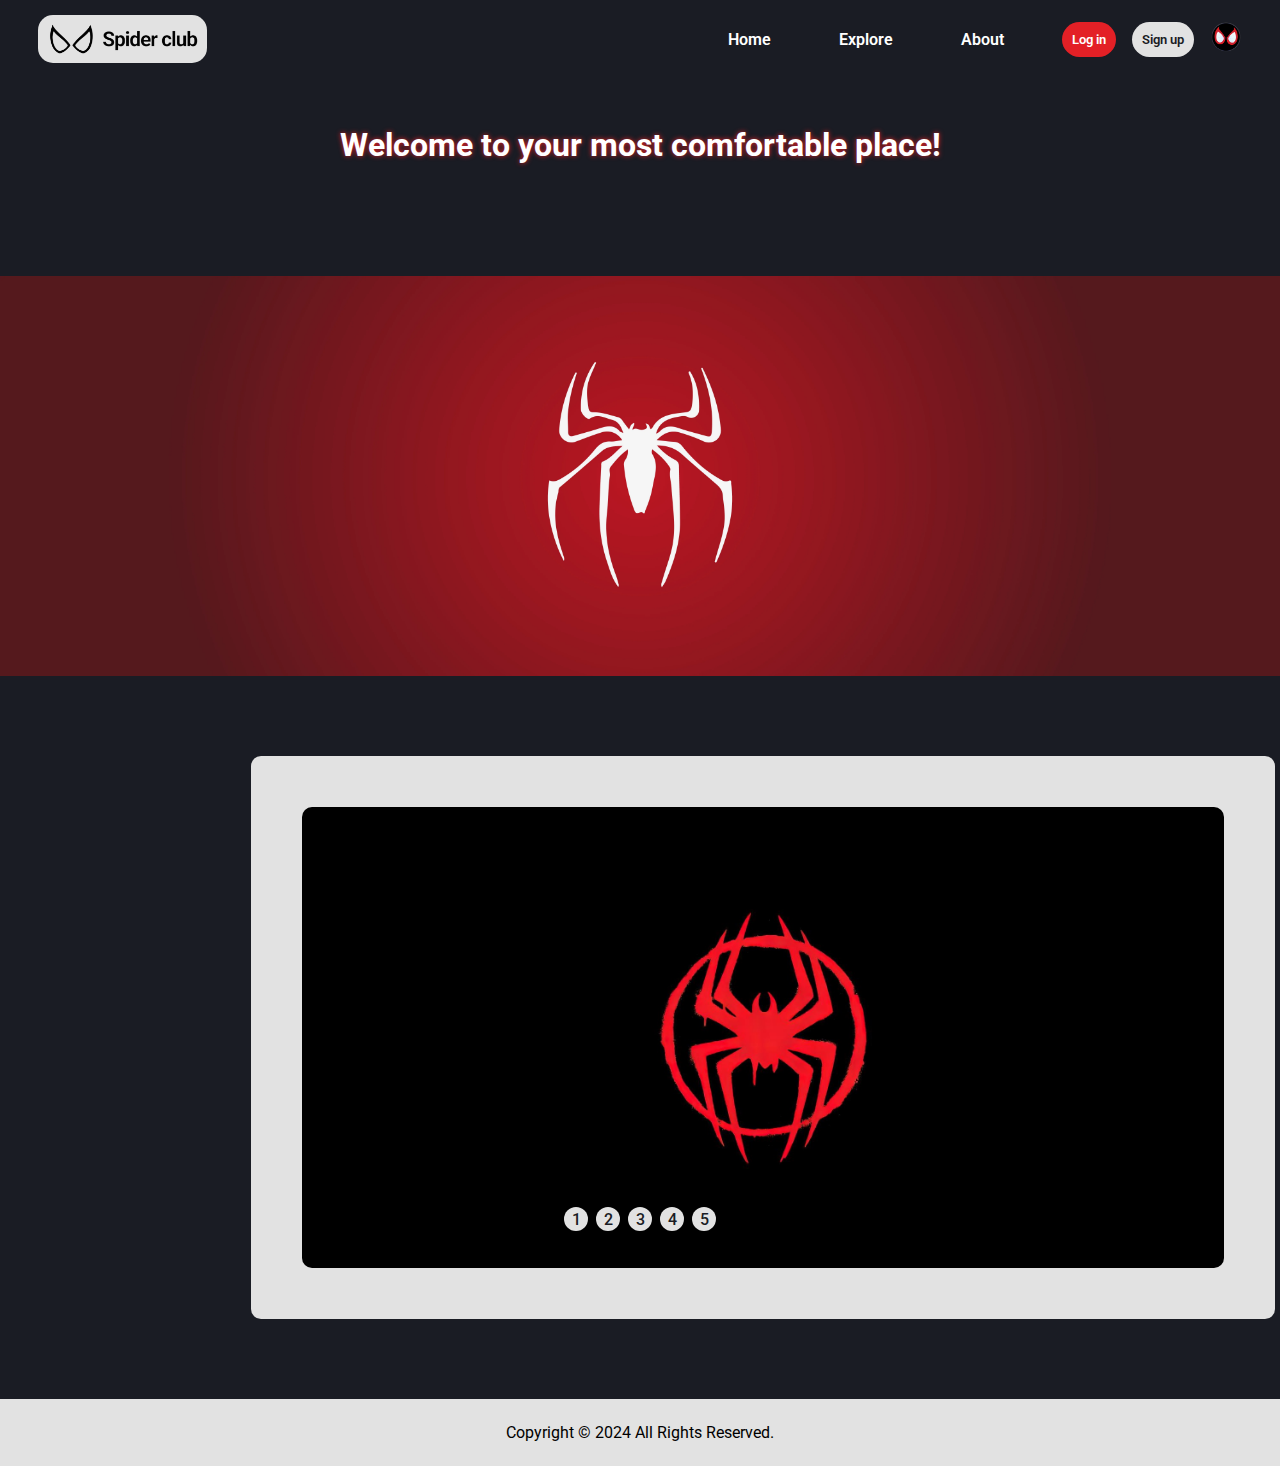
<file: index.html>
<!DOCTYPE html>
<html lang="en">
  <head>
    <meta charset="UTF-8" />
    <meta name="viewport" content="width=device-width, initial-scale=1.0" />
    <meta name="author" content="David Ferdian" />
    <meta name="keywords" content="HTML, CSS, JavaScript" />
    <title>Spider Club</title>
    <link rel="icon" href="./images/logo-short.png" />

    <link rel="preconnect" href="https://fonts.googleapis.com" />
    <link rel="preconnect" href="https://fonts.gstatic.com" crossorigin />
    <link
      href="https://fonts.googleapis.com/css2?family=Roboto:ital,wght@0,400;0,500;0,700;0,900;1,400;1,500;1,700;1,900&display=swap"
      rel="stylesheet"
    />

    <link
      rel="stylesheet"
      href="https://cdnjs.cloudflare.com/ajax/libs/font-awesome/6.5.1/css/all.min.css"
    />

    <link rel="stylesheet" href="./css/style.css" />
    <link rel="stylesheet" href="./css/home.css" />
    <link rel="stylesheet" href="./css/responsive.css" />
  </head>
  <body>
    <header>
      <nav class="nav-logo">
        <a href="index.html"
          ><img src="./images/logo-long.png" alt="Logo Spider Club"
        /></a>
      </nav>
      <nav class="navigation">
        <nav class="nav-menu">
          <a href="index.html">Home</a>
          <a href="./explore.html">Explore</a>
          <a href="./about.html">About</a>
          <nav class="nav-other">
            <span><button id="showLogin">Log in</button></span>
            <button id="showSignup">Sign up</button>
            <div>
              <img src="./images/miles-head.png" alt="Mode Miles Morales" />
            </div>
          </nav>
        </nav>
      </nav>
      <nav class="nav-mobile">
        <i class="fa-solid fa-bars" id="menu"></i>
        <i class="fa-solid fa-xmark" id="x"></i>
      </nav>
    </header>
    <main>
      <!-- login -->
      <div class="popup-login">
        <div class="close-btn-login">
          <i class="fa-solid fa-xmark"></i>
        </div>
        <div class="form-login">
          <img src="./images/logo-short.png" alt="Spider Club Logo" />
          <h2>Welcome to Spider Club!</h2>
          <div class="login-element">
            <form>
              <input type="email" id="emailLogin" placeholder="Email" />
              <input
                type="password"
                id="passwordLogin"
                placeholder="Password"
              />

              <a href="#">Forgot your password?</a>

              <input type="submit" id="submitLogin" value="Log in" />
            </form>
          </div>
          <a href="#">Haven't an account yet? Sign up</a>
        </div>
      </div>

      <!-- sign up -->
      <div class="popup-signup">
        <div class="close-btn-signup">
          <i class="fa-solid fa-xmark"></i>
        </div>
        <div class="form-signup">
          <img src="./images/logo-short.png" alt="Spider Club Logo" />
          <h2>Create Your Account!</h2>
          <div class="signup-element">
            <form>
              <label for="fullNameSignup">Full Name</label>
              <input type="text" id="fullNameSignup" placeholder="Type your name" />

              <label for="emailSignup">Email</label>
              <input type="email" id="emailSignup" placeholder="Type your email" />

              <label for="passwordSignup">Password</label>
              <input
                type="password"
                id="passwordSignup"
                placeholder="Create your password"
              />

              <label for="birthdateSignup">Birthdate</label>
              <input type="date" id="birthdateSignup" />

              <input type="submit" id="submitSignup" value="Sign up" />
            </form>
          </div>
          <a href="#">Already have an account? Log in</a>
        </div>
      </div>

      <h1>Welcome to your most comfortable place!</h1>

      <div class="hero-banner">
        <img
          src="./images/hero-spiderman-symbol.webp"
          alt="Symbol of Spiderman"
        />
      </div>

      <div class="carousel-slides">
        <picture id="slide-1">
          <source
            media="(min-width:821px)"
            srcset="./images/carousel-dekstop-symbol.jpg"
          />
          <source
            media="(min-width:451px)"
            srcset="./images/carousel-tablet-symbol.jpg"
          />
          <img
            src="./images/carousel-mobile-symbol.jpg"
            alt="Symbol of Spiderman"
          />
        </picture>
        <picture id="slide-2">
          <source
            media="(min-width:821px)"
            srcset="./images/carousel-dekstop-assemble.jpg"
          />
          <source
            media="(min-width:451px)"
            srcset="./images/carousel-tablet-assemble.jpg"
          />
          <img
            src="./images/carousel-mobile-assemble.jpg"
            alt="Assemble all Spiderman"
          />
        </picture>
        <picture id="slide-3">
          <source
            media="(min-width:821px)"
            srcset="./images/carousel-dekstop-peter.jpg"
          />
          <source
            media="(min-width:451px)"
            srcset="./images/carousel-tablet-peter.jpg"
          />
          <img src="./images/carousel-mobile-peter.jpg" alt="Peter Parker" />
        </picture>
        <picture id="slide-4">
          <source
            media="(min-width:821px)"
            srcset="./images/carousel-dekstop-miles.jpg"
          />
          <source
            media="(min-width:451px)"
            srcset="./images/carousel-tablet-miles.jpg"
          />
          <img src="./images/carousel-mobile-miles.jpg" alt="Miles Morales" />
        </picture>
        <picture id="slide-5">
          <source
            media="(min-width:821px)"
            srcset="./images/carousel-dekstop-gwen.jpg"
          />
          <source
            media="(min-width:451px)"
            srcset="./images/carousel-tablet-gwen.jpg"
          />
          <img src="./images/carousel-mobile-gwen.jpg" alt="Gwen Stacy" />
        </picture>
      </div>
      <div class="carousel-slider">
        <a href="#slide-1">1</a>
        <a href="#slide-2">2</a>
        <a href="#slide-3">3</a>
        <a href="#slide-4">4</a>
        <a href="#slide-5">5</a>
      </div>
    </main>

    <footer>
      <p>Copyright &copy; 2024 All Rights Reserved.</p>
    </footer>

    <script src="js/index.js"></script>
  </body>
</html>
</file>
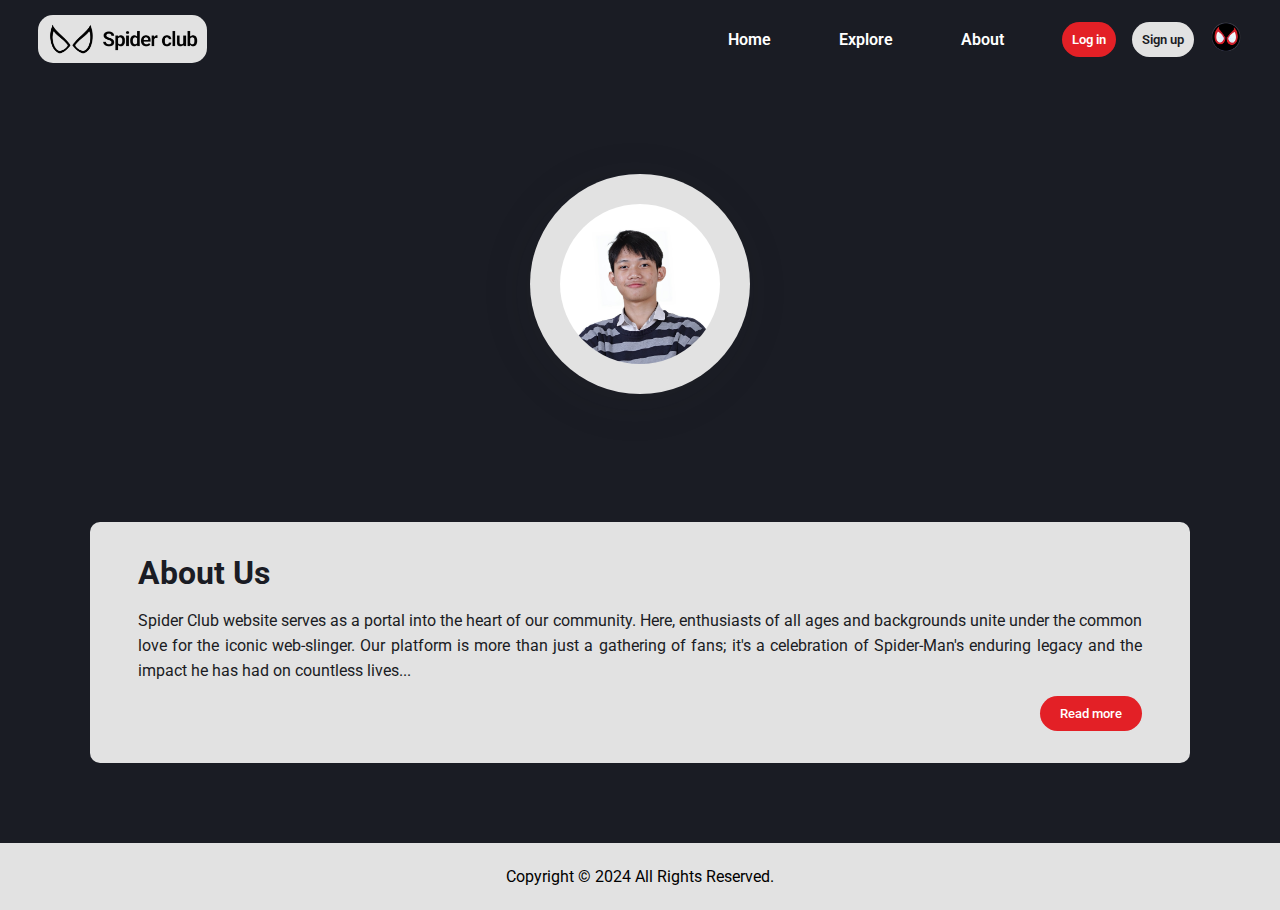
<file: about.html>
<!DOCTYPE html>
<html lang="en">
  <head>
    <meta charset="UTF-8" />
    <meta name="viewport" content="width=device-width, initial-scale=1.0" />
    <meta name="author" content="David Ferdian" />
    <meta name="keywords" content="HTML, CSS, JavaScript" />
    <title>Spider Club</title>
    <link rel="icon" href="./images/logo-short.png" />

    <link rel="preconnect" href="https://fonts.googleapis.com" />
    <link rel="preconnect" href="https://fonts.gstatic.com" crossorigin />
    <link
      href="https://fonts.googleapis.com/css2?family=Roboto:ital,wght@0,400;0,500;0,700;0,900;1,400;1,500;1,700;1,900&display=swap"
      rel="stylesheet"
    />

    <link
      rel="stylesheet"
      href="https://cdnjs.cloudflare.com/ajax/libs/font-awesome/6.5.1/css/all.min.css"
    />

    <link rel="stylesheet" href="./css/style.css" />
    <link rel="stylesheet" href="./css/about.css" />
    <link rel="stylesheet" href="./css/responsive.css" />
  </head>
  <body>
    <header>
      <nav class="nav-logo">
        <a href="index.html"
          ><img src="./images/logo-long.png" alt="Logo Spider Club"
        /></a>
      </nav>
      <nav class="navigation">
        <nav class="nav-menu">
          <a href="index.html">Home</a>
          <a href="./explore.html">Explore</a>
          <a href="./about.html">About</a>
          <nav class="nav-other">
            <span><button id="showLogin">Log in</button></span>
            <button id="showSignup">Sign up</button>
            <div>
              <img src="./images/miles-head.png" alt="Mode Miles Morales" />
            </div>
          </nav>
        </nav>
      </nav>
      <nav class="nav-mobile">
        <i class="fa-solid fa-bars" id="menu"></i>
        <i class="fa-solid fa-xmark" id="x"></i>
      </nav>
    </header>
    <main>
      <!-- login -->
      <div class="popup-login">
        <div class="close-btn-login">
          <i class="fa-solid fa-xmark"></i>
        </div>
        <div class="form-login">
          <img src="./images/logo-short.png" alt="Spider Club Logo" />
          <h2>Welcome to Spider Club!</h2>
          <div class="login-element">
            <form>
              <input type="email" id="emailLogin" placeholder="Email" />
              <input
                type="password"
                id="passwordLogin"
                placeholder="Password"
              />

              <a href="#">Forgot your password?</a>

              <input type="submit" id="submitLogin" value="Log in" />
            </form>
          </div>
          <a href="#">Haven't an account yet? Sign up</a>
        </div>
      </div>

      <!-- sign up -->
      <div class="popup-signup">
        <div class="close-btn-signup">
          <i class="fa-solid fa-xmark"></i>
        </div>
        <div class="form-signup">
          <img src="./images/logo-short.png" alt="Spider Club Logo" />
          <h2>Create Your Account!</h2>
          <div class="signup-element">
            <form>
              <label for="fullNameSignup">Full Name</label>
              <input
                type="text"
                id="fullNameSignup"
                placeholder="Type your name"
              />

              <label for="emailSignup">Email</label>
              <input
                type="email"
                id="emailSignup"
                placeholder="Type your email"
              />

              <label for="passwordSignup">Password</label>
              <input
                type="password"
                id="passwordSignup"
                placeholder="Create your password"
              />

              <label for="birthdateSignup">Birthdate</label>
              <input type="date" id="birthdateSignup" />

              <input type="submit" id="submitSignup" value="Sign up" />
            </form>
          </div>
          <a href="#">Already have an account? Log in</a>
        </div>
      </div>

      <!-- profile developer -->
      <div class="profile-container">
        <div class="profile-card">
          <img src="./images/profile-photo.jpeg" />
          <div class="profile-caption">
            <h3>David Ferdian</h3>
            <p>Full Stack Developer</p>
            <div class="profile-social-links">
              <a href="https://www.instagram.com/david_f.h/" target="_blank"><i class="fa-brands fa-instagram"></i></a>
              <a href="https://www.linkedin.com/in/davidferdian/" target="_blank"><i class="fa-brands fa-linkedin"></i></a>
              <a href="https://github.com/davidfrdian" target="_blank"><i class="fa-brands fa-github"></i></a>
            </div>
          </div>
        </div>
      </div>

      <!-- about us -->
      <div class="aboutus-caption">
        <h1>About Us</h1>
        <p>Spider Club website serves as a portal into the heart of our community. Here, enthusiasts of all ages and backgrounds unite under the common love for the iconic web-slinger. Our platform is more than just a gathering of fans; it's a celebration of Spider-Man's enduring legacy and the impact he has had on countless lives<span class="dots">...</span><span class="more">. From the pages of comic books to the silver screen, Spider-Man has swung into the hearts of millions worldwide, inspiring us with his resilience, wit, and unwavering sense of justice. Whether you're a lifelong aficionado or a newcomer to the Spider-Verse, our club offers a welcoming space to share insights, theories, and experiences. Through lively discussions, fan art showcases, and exclusive events, we foster a sense of camaraderie among members, strengthening our bond as part of the web-slinging community. Join us on this thrilling adventure as we continue to honor the amazing Spider-Man and all the joy he brings to our lives.</span></p>

        <button onclick="readmore()" id="readmoreBtn">Read more</button>
      </div>
    </main>
    <footer>
      <p>Copyright &copy; 2024 All Rights Reserved.</p>
    </footer>

    <script src="./js/about.js"></script>
  </body>
</html>
</file>
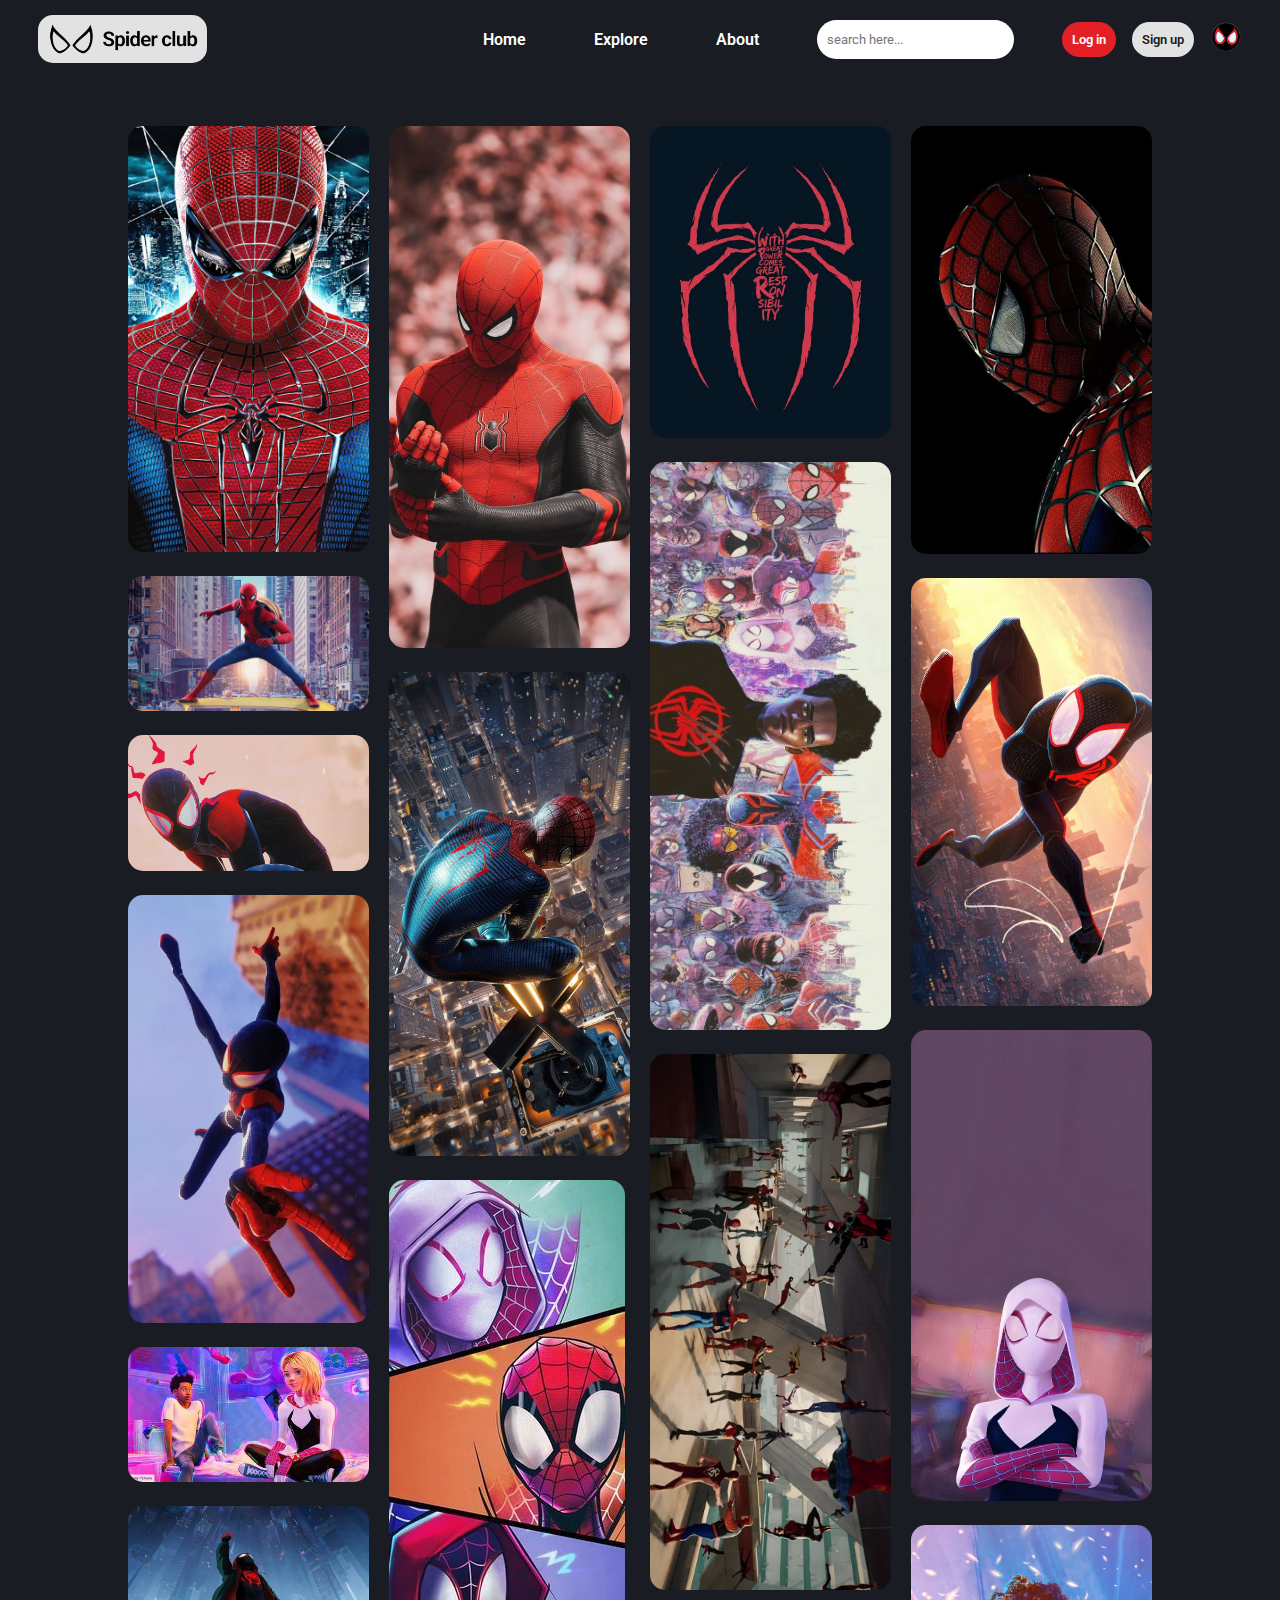
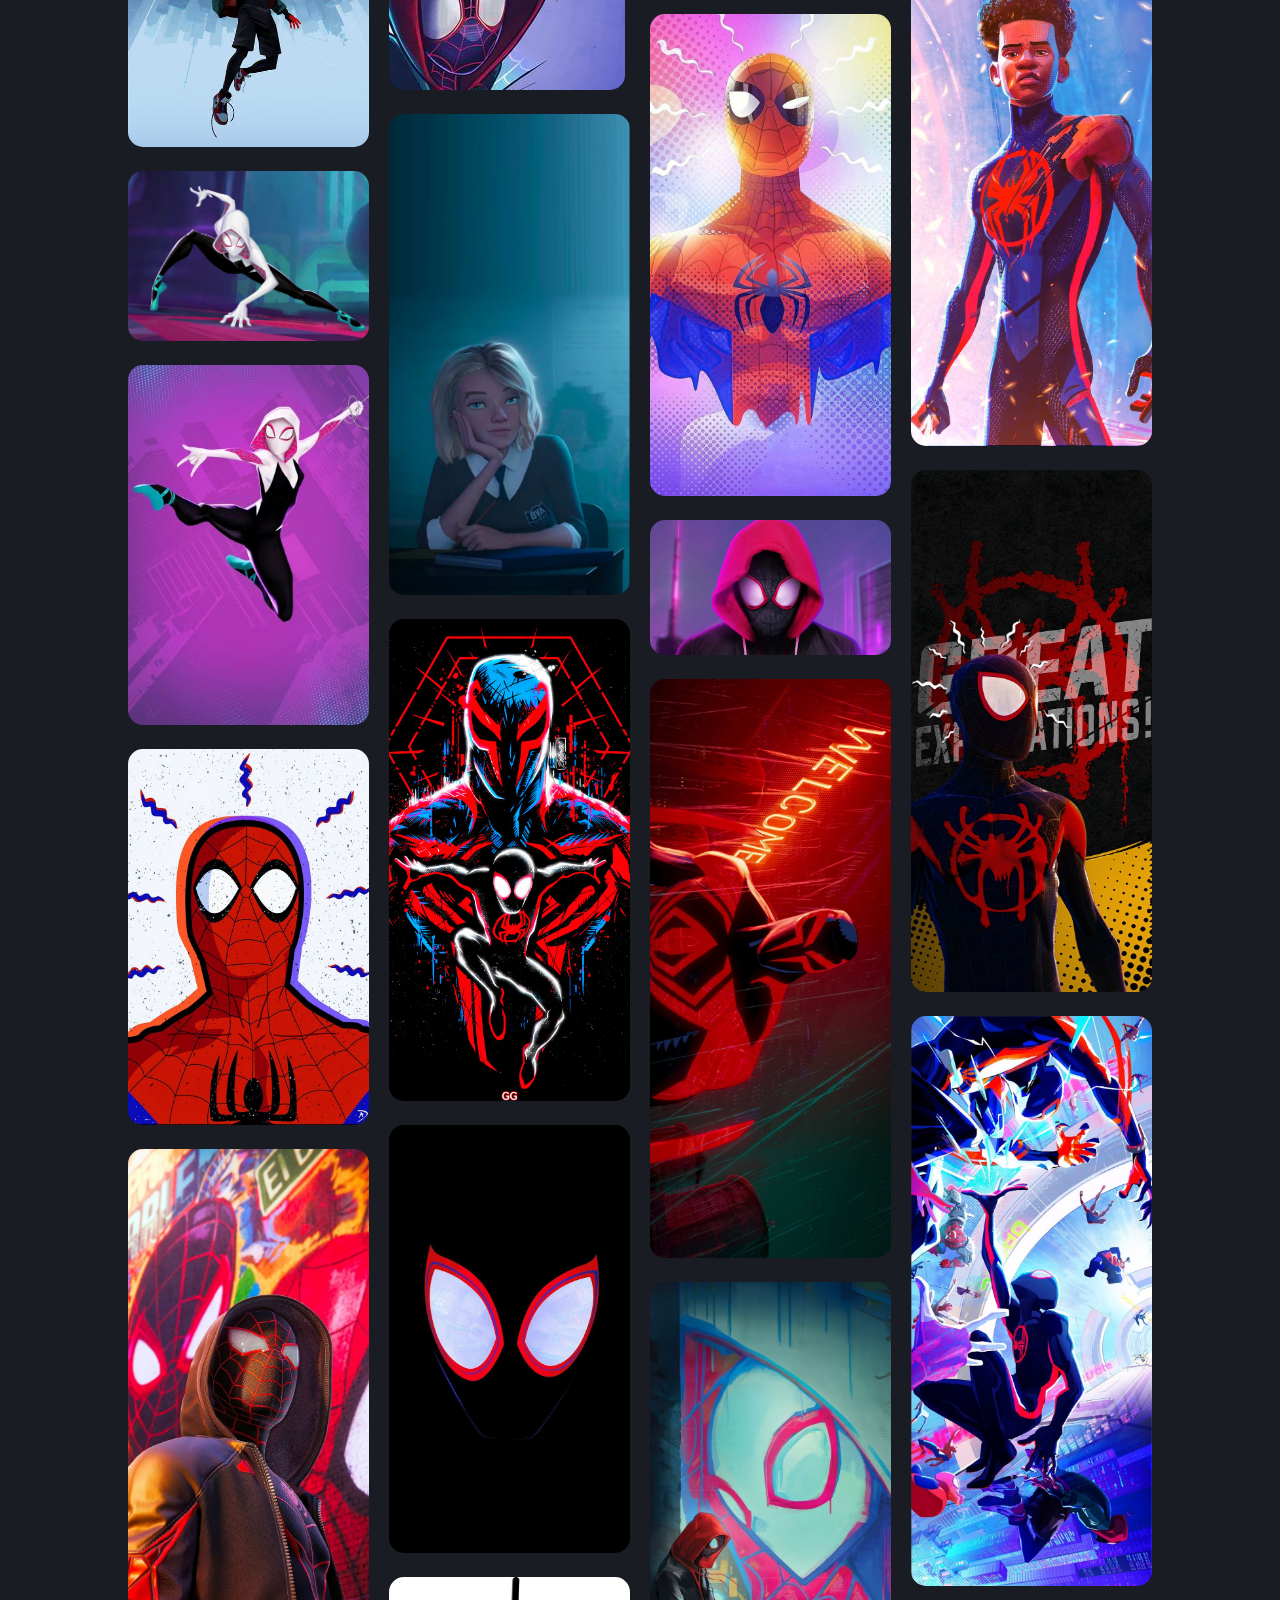
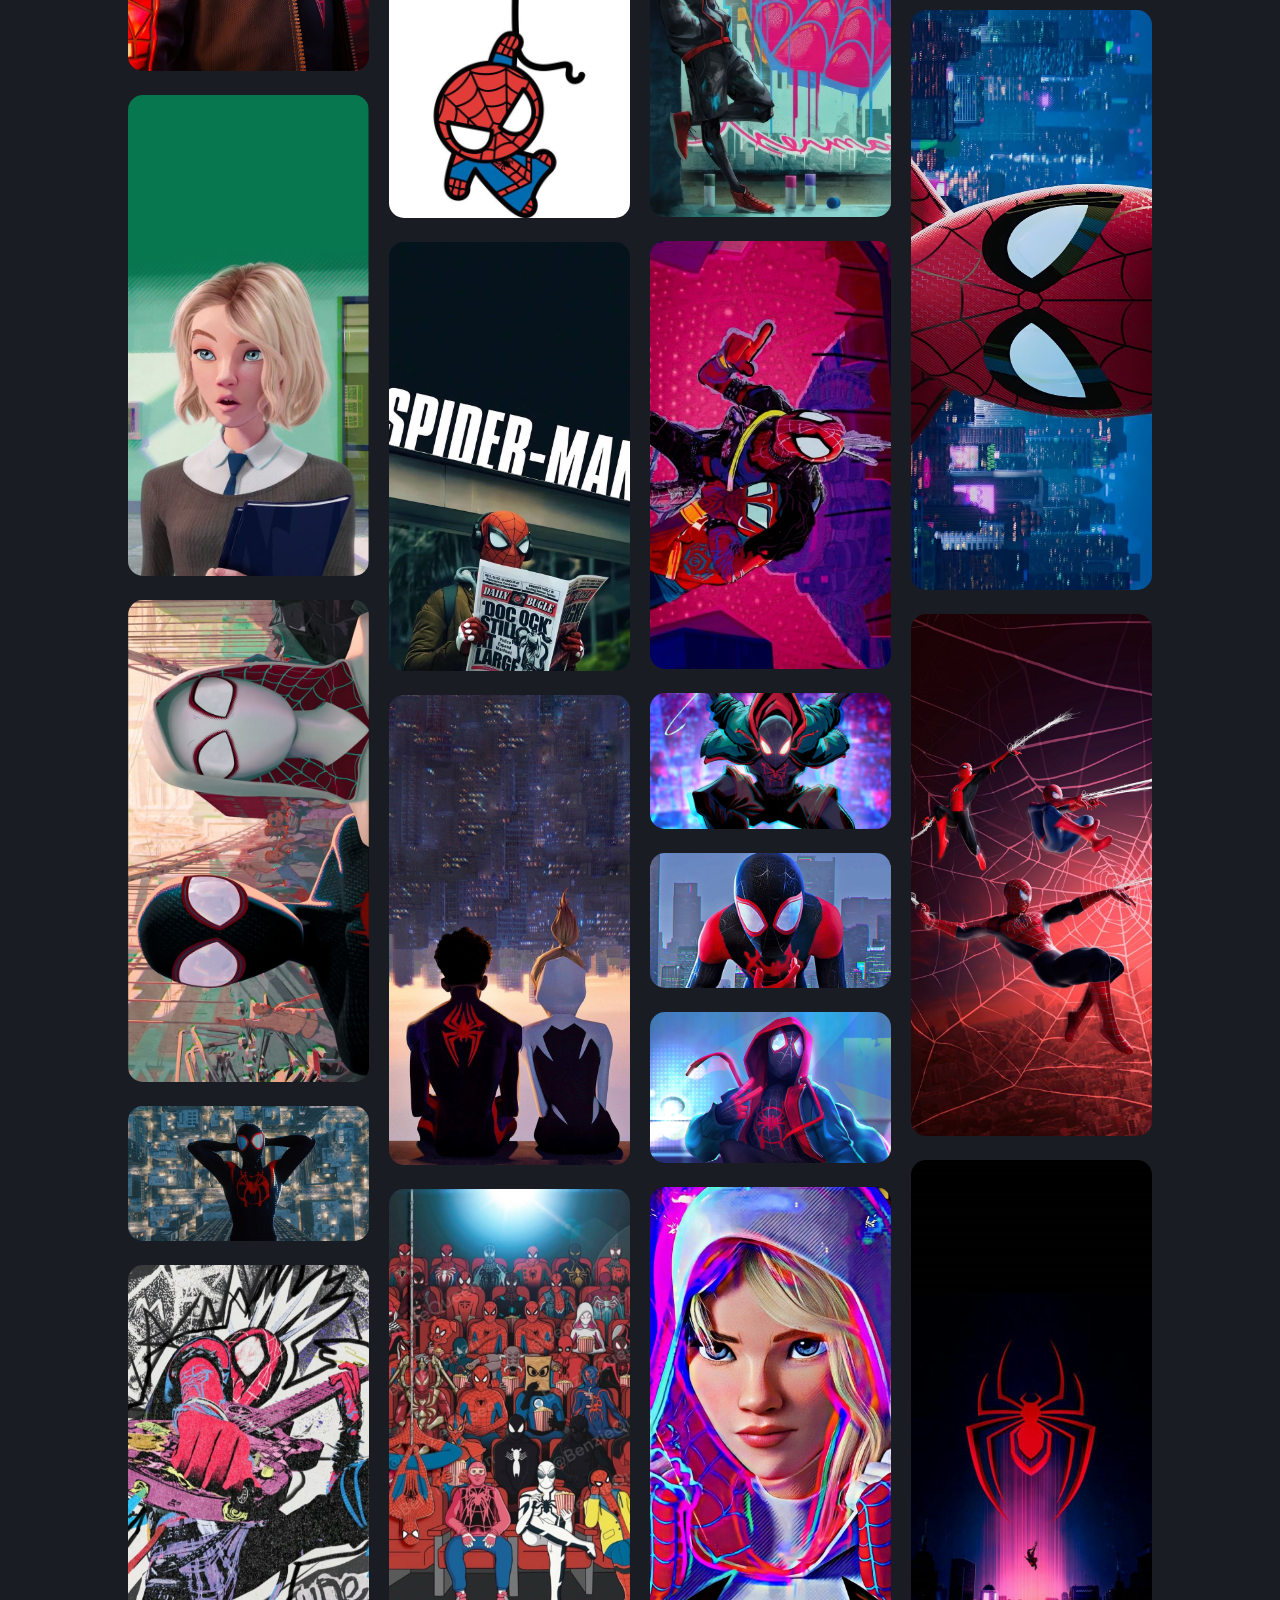
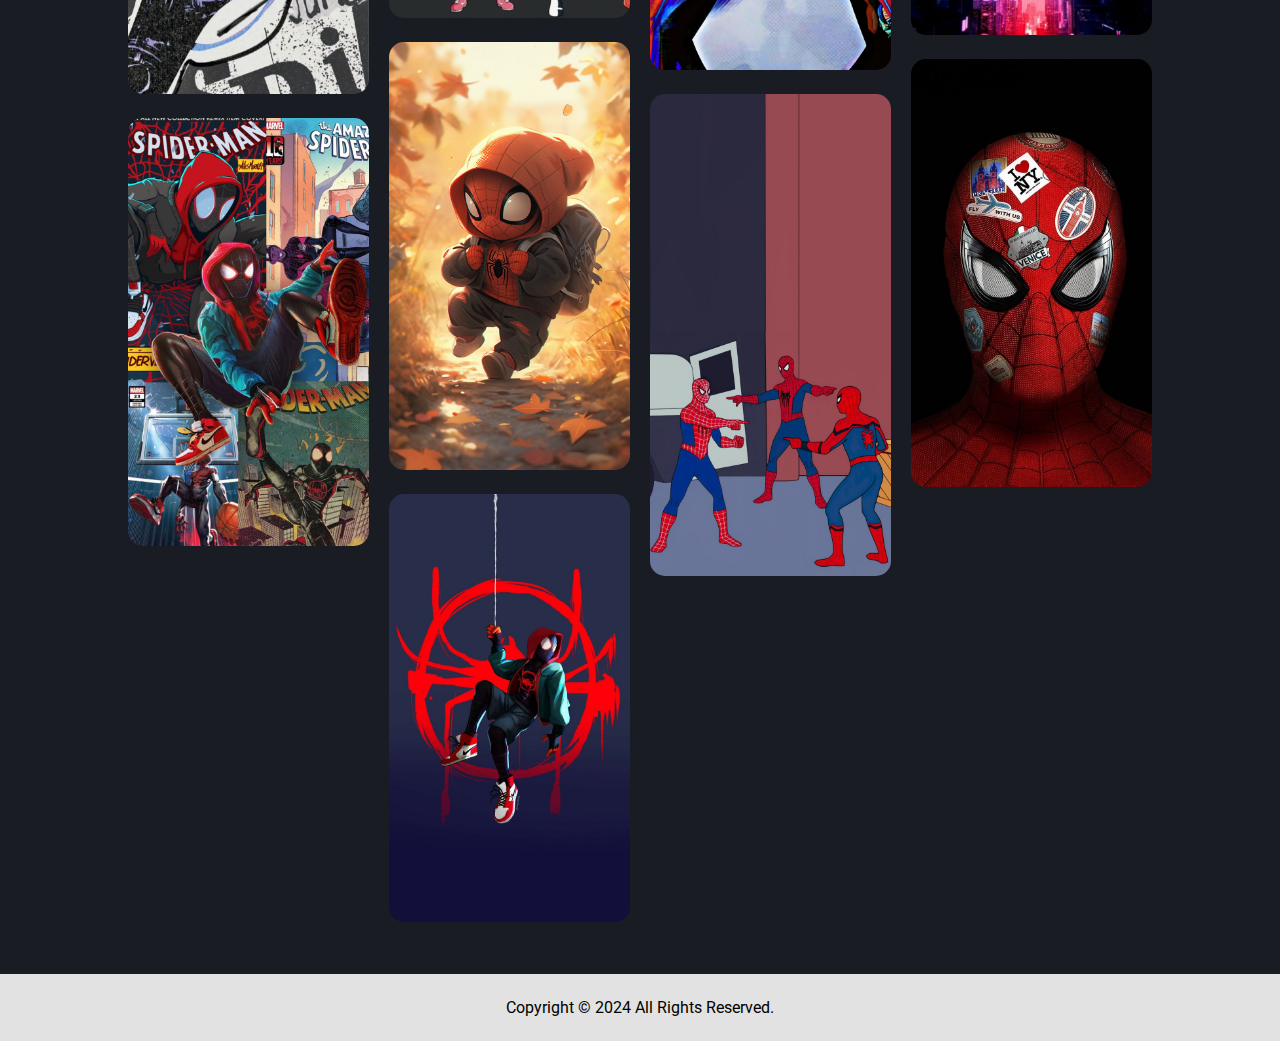
<file: explore.html>
<!DOCTYPE html>
<html lang="en">
    <head>
        <meta charset="UTF-8" />
        <meta name="viewport" content="width=device-width, initial-scale=1.0" />
        <meta name="author" content="David Ferdian" />
        <meta name="keywords" content="HTML, CSS, JavaScript" />
        <title>Spider Club</title>
        <link rel="icon" href="./images/logo-short.png" />
    
        <link rel="preconnect" href="https://fonts.googleapis.com" />
        <link rel="preconnect" href="https://fonts.gstatic.com" crossorigin />
        <link
          href="https://fonts.googleapis.com/css2?family=Roboto:ital,wght@0,400;0,500;0,700;0,900;1,400;1,500;1,700;1,900&display=swap"
          rel="stylesheet"
        />
    
        <link
          rel="stylesheet"
          href="https://cdnjs.cloudflare.com/ajax/libs/font-awesome/6.5.1/css/all.min.css"
        />
    
        <link rel="stylesheet" href="./css/style.css" />
        <link rel="stylesheet" href="./css/explore.css" />
        <link rel="stylesheet" href="./css/responsive.css" />
      </head>
<body>
    <header>
        <nav class="nav-logo">
          <a href="index.html"
            ><img src="./images/logo-long.png" alt="Logo Spider Club"
          /></a>
        </nav>
        <nav class="navigation">
          <nav class="nav-menu">
            <a href="index.html">Home</a>
            <a href="./explore.html">Explore</a>
            <a href="./about.html">About</a>
            <input type="search" id="searchBar" placeholder="search here..." />
            <nav class="nav-other">
              <span><button id="showLogin">Log in</button></span>
              <button id="showSignup">Sign up</button>
              <div>
                <img src="./images/miles-head.png" alt="Mode Miles Morales" />
              </div>
            </nav>
          </nav>
        </nav>
        <nav class="nav-mobile">
          <i class="fa-solid fa-bars" id="menu"></i>
          <i class="fa-solid fa-xmark" id="x"></i>
        </nav>
      </header>
      <main>
        <!-- login -->
        <div class="popup-login">
          <div class="close-btn-login">
            <i class="fa-solid fa-xmark"></i>
          </div>
          <div class="form-login">
            <img src="./images/logo-short.png" alt="Spider Club Logo" />
            <h2>Welcome to Spider Club!</h2>
            <div class="login-element">
              <form>
                <input type="email" id="emailLogin" placeholder="Email" />
                <input
                  type="password"
                  id="passwordLogin"
                  placeholder="Password"
                />
  
                <a href="#">Forgot your password?</a>
  
                <input type="submit" id="submitLogin" value="Log in" />
              </form>
            </div>
            <a href="#">Haven't an account yet? Sign up</a>
          </div>
        </div>
  
        <!-- sign up -->
        <div class="popup-signup">
          <div class="close-btn-signup">
            <i class="fa-solid fa-xmark"></i>
          </div>
          <div class="form-signup">
            <img src="./images/logo-short.png" alt="Spider Club Logo" />
            <h2>Create Your Account!</h2>
            <div class="signup-element">
              <form>
                <label for="fullNameSignup">Full Name</label>
                <input
                  type="text"
                  id="fullNameSignup"
                  placeholder="Type your name"
                />
  
                <label for="emailSignup">Email</label>
                <input
                  type="email"
                  id="emailSignup"
                  placeholder="Type your email"
                />
  
                <label for="passwordSignup">Password</label>
                <input
                  type="password"
                  id="passwordSignup"
                  placeholder="Create your password"
                />
  
                <label for="birthdateSignup">Birthdate</label>
                <input type="date" id="birthdateSignup" />
  
                <input type="submit" id="submitSignup" value="Sign up" />
              </form>
            </div>
            <a href="#">Already have an account? Log in</a>
          </div>
        </div>
  
        <div class="grid-container">
          <div class="grid-box">
            <img src="./images/gris-asset-1.jpg" alt="Grid Content 1" />
          </div>
          <div class="grid-box">
            <img src="./images/grid-asset-2.jpg" alt="Grid Content 2" />
          </div>
          <div class="grid-box">
            <img src="./images/grid-asset-3.jpg" alt="Grid Content 3" />
          </div>
          <div class="grid-box">
            <img src="./images/grid-asset-4.jpg" alt="Grid Content 4" />
          </div>
          <div class="grid-box">
            <img src="./images/grid-asset-5.jpg" alt="Grid Content 5" />
          </div>
          <div class="grid-box">
            <img src="./images/grid-asset-6.jpg" alt="Grid Content 6" />
          </div>
          <div class="grid-box">
            <img src="./images/grid-asset-7.jpg" alt="Grid Content 7" />
          </div>
          <div class="grid-box">
            <img src="./images/grid-asset-8.jpg" alt="Grid Content 8" />
          </div>
          <div class="grid-box">
            <img src="./images/grid-asset-9.jpg" alt="Grid Content 9" />
          </div>
          <div class="grid-box">
            <img src="./images/grid-asset-10.jpg" alt="Grid Content 10" />
          </div>
          <div class="grid-box">
            <img src="./images/grid-asset-11.jpg" alt="Grid Content 11" />
          </div>
          <div class="grid-box">
            <img src="./images/grid-asset-12.jpg" alt="Grid Content 12" />
          </div>
          <div class="grid-box">
            <img src="./images/grid-asset-13.jpg" alt="Grid Content 13" />
          </div>
          <div class="grid-box">
            <img src="./images/grid-asset-14.jpg" alt="Grid Content 14" />
          </div>
          <div class="grid-box">
            <img src="./images/grid-asset-15.jpg" alt="Grid Content 15" />
          </div>
          <div class="grid-box">
            <img src="./images/grid-asset-16.jpg" alt="Grid Content 16" />
          </div>
          <div class="grid-box">
            <img src="./images/grid-asset-17.jpg" alt="Grid Content 17" />
          </div>
          <div class="grid-box">
            <img src="./images/grid-asset-18.jpg" alt="Grid Content 18" />
          </div>
          <div class="grid-box">
            <img src="./images/grid-asset-19.jpg" alt="Grid Content 19" />
          </div>
          <div class="grid-box">
            <img src="./images/grid-asset-20.jpg" alt="Grid Content 20" />
          </div>
          <div class="grid-box">
            <img src="./images/grid-asset-21.jpg" alt="Grid Content 21" />
          </div>
          <div class="grid-box">
            <img src="./images/grid-asset-22.jpg" alt="Grid Content 22" />
          </div>
          <div class="grid-box">
            <img src="./images/grid-asset-23.jpg" alt="Grid Content 23" />
          </div>
          <div class="grid-box">
            <img src="./images/grid-asset-24.jpg" alt="Grid Content 24" />
          </div>
          <div class="grid-box">
            <img src="./images/grid-asset-25.jpg" alt="Grid Content 25" />
          </div>
          <div class="grid-box">
            <img src="./images/grid-asset-26.jpg" alt="Grid Content 26" />
          </div>
          <div class="grid-box">
            <img src="./images/grid-asset-27.jpg" alt="Grid Content 27" />
          </div>
          <div class="grid-box">
            <img src="./images/grid-asset-28.jpg" alt="Grid Content 28" />
          </div>
          <div class="grid-box">
            <img src="./images/grid-asset-29.jpg" alt="Grid Content 29" />
          </div>
          <div class="grid-box">
            <img src="./images/grid-asset-30.jpg" alt="Grid Content 30" />
          </div>
          <div class="grid-box">
            <img src="./images/grid-asset-31.jpg" alt="Grid Content 31" />
          </div>
          <div class="grid-box">
            <img src="./images/grid-asset-32.jpg" alt="Grid Content 32" />
          </div>
          <div class="grid-box">
            <img src="./images/grid-asset-33.jpg" alt="Grid Content 33" />
          </div>
          <div class="grid-box">
            <img src="./images/grid-asset-34.jpg" alt="Grid Content 34" />
          </div>
          <div class="grid-box">
            <img src="./images/grid-asset-35.jpg" alt="Grid Content 35" />
          </div>
          <div class="grid-box">
            <img src="./images/grid-asset-36.jpg" alt="Grid Content 36" />
          </div>
          <div class="grid-box">
            <img src="./images/grid-asset-37.jpg" alt="Grid Content 37" />
          </div>
          <div class="grid-box">
            <img src="./images/grid-asset-38.jpg" alt="Grid Content 38" />
          </div>
          <div class="grid-box">
            <img src="./images/grid-asset-39.jpg" alt="Grid Content 39" />
          </div>
          <div class="grid-box">
            <img src="./images/grid-asset-40.jpg" alt="Grid Content 40" />
          </div>
          <div class="grid-box">
            <img src="./images/grid-asset-41.jpg" alt="Grid Content 41" />
          </div>
          <div class="grid-box">
            <img src="./images/grid-asset-42.jpg" alt="Grid Content 42" />
          </div>
          <div class="grid-box">
            <img src="./images/grid-asset-43.jpg" alt="Grid Content 43" />
          </div>
          <div class="grid-box">
            <img src="./images/grid-asset-44.jpg" alt="Grid Content 44" />
          </div>
          <div class="grid-box">
            <img src="./images/grid-asset-45.jpg" alt="Grid Content 45" />
          </div>
          <div class="grid-box">
            <img src="./images/grid-asset-46.jpg" alt="Grid Content 46" />
          </div>
          <div class="grid-box">
            <img src="./images/grid-asset-47.jpg" alt="Grid Content 47" />
          </div>
          <div class="grid-box">
            <img src="./images/grid-asset-48.jpg" alt="Grid Content 48" />
          </div>
          <div class="grid-box">
            <img src="./images/grid-asset-49.jpg" alt="Grid Content 49" />
          </div>
          <div class="grid-box">
            <img src="./images/grid-asset-50.jpg" alt="Grid Content 50" />
          </div>
        </div>
      </main>
      <footer>
        <p>Copyright &copy; 2024 All Rights Reserved.</p>
      </footer>
  
      <script src="./js/explore.js"></script>
</body>
</html>
</file>
<file: css/style.css>
* {
  margin: 0;
  padding: 0;
  box-sizing: border-box;
  font-family: "Roboto", sans-serif;
}

body {
  background-color: #1a1c24;
}

header {
  display: flex;
  width: 100%;
  justify-content: space-between;
  align-items: center;
  font-size: 1em;
  padding: 0 3%;
  position: sticky;
  top: 0;
  background-color: #1a1c24;
  z-index: 1;
}

header a {
  text-decoration: none;
  font-weight: 600;
}

.nav-menu a {
  color: #ffff;
  padding: 10px;
  border-radius: 5px;
  transition: 0.3s ease;
}

.nav-menu a:hover {
  background-color: #e32026;
  filter: brightness(85%);
}

.nav-logo img {
  display: flex;
  height: 3em;
  justify-content: center;
  align-items: center;
  margin: 15px 0;
  border-radius: 15px;
  background-color: #e2e2e2;
  padding: 5px 0;
}

.nav-menu {
  display: flex;
  gap: 3em;
}

.nav-other {
  display: flex;
  justify-content: center;
  align-items: center;
  gap: 1em;
}
.nav-other div img {
  width: 2em;
  height: 2em;
  align-items: center;
  cursor: pointer;
}

.nav-other button {
  color: #1a1c24;
  padding: 10px;
  background-color: #e2e2e2;
  border-radius: 20px;
  border: 0;
  font-weight: 600;
  transition: 0.3s ease;
}

.nav-other span button {
  background-color: #e32026;
  color: #ffff;
}

.nav-other button:hover {
  filter: brightness(85%);
  cursor: pointer;
}

main {
  margin-top: 3em;
}

/* login section */
.popup-login {
  position: fixed;
  z-index: 3;
  top: -150%;
  left: 50%;
  opacity: 0;
  transform: translate(-50%, -50%) scale(1.25);
  max-width: 50vw;
  background-color: #e2e2e2;
  padding: 4em;
  box-shadow: 2px 2px 5px 5px rgba(0, 0, 0, 0.15);
  border-radius: 10px;
  transition: top 300ms ease-in-out 200ms, opacity 200ms ease-in-out 0ms,
    transform 200ms ease-in-out 0ms;
}

.popup-login.active {
  top: 50%;
  opacity: 1;
  transform: translate(-50%, -50%) scale(1);
}

.close-btn-login {
  position: absolute;
  top: 15px;
  right: 15px;

  color: #1a1c24;
  cursor: pointer;
  text-align: center;
}

.close-btn-login i {
  text-align: center;
  padding: 3px;
  border-radius: 50%;
  transition: 0.2s ease-in-out;
}

.close-btn-login i:hover {
  transform: scale(1.2);
}

.form-login img {
  display: flex;
  height: 3em;
  border-radius: 50%;
  left: 45%;
  right: 45%;
  position: relative;
  margin-bottom: 3em;
}

.form-login h2 {
  text-align: center;
  color: #1a1c24;
  font-size: 2em;
  margin: 1em 0px 1.5em;
}

.login-element {
  margin: 1em 0;
}

.login-element input {
  padding: 10px;
  margin-top: 1em;
  display: block;
  width: 100%;
  outline: none;
  border: 0;
  border-radius: 10px;
}

.login-element input:hover {
  border: 1px solid #aaa;
}

.login-element input:focus {
  border: 2.5px solid #aaa;
}

.login-element input[type="submit"] {
  outline: 0;
  border: 0;
  border-radius: 2em;
  background-color: #e32026;
  color: #ffff;
  font-weight: 600;
  cursor: pointer;
}

.login-element input[type="submit"]:hover {
  filter: brightness(85%);
}

.login-element a {
  color: #1a1c24;
  text-decoration: none;
  font-weight: 500;
  font-size: 1em;
  display: block;
  margin: 1em 0 1.5em;
  text-align: left;
  width: fit-content;
}

.login-element a:hover {
  text-decoration: underline #1a1c24;
}

.form-login a {
  color: #1a1c24;
  text-decoration: none;
  font-weight: 500;
  font-size: 1em;
  display: block;
  margin: 2em 0 0;
  display: block;
  text-align: center;
}

.form-login a:hover {
  text-decoration: underline;
}

/* sign up section */
.popup-signup {
  position: fixed;
  z-index: 3;
  top: -150%;
  left: 50%;
  opacity: 0;
  width: 50vw;
  transform: translate(-50%, -50%) scale(1.25);
  background-color: #e2e2e2;
  padding: 3em 4em;
  box-shadow: 2px 2px 5px 5px rgba(0, 0, 0, 0.15);
  border-radius: 10px;
  transition: top 300ms ease-in-out 200ms, opacity 200ms ease-in-out 0ms,
    transform 200ms ease-in-out 0ms;
}

.popup-signup.active {
  top: 50%;
  opacity: 1;
  transform: translate(-50%, -50%) scale(1);
}

.close-btn-signup {
  position: absolute;
  top: 15px;
  right: 15px;

  color: #1a1c24;
  cursor: pointer;
  text-align: center;
}

.close-btn-signup i {
  text-align: center;
  padding: 3px;
  border-radius: 50%;
  transition: 0.2s ease-in-out;
}

.close-btn-signup i:hover {
  transform: scale(1.2);
}

.form-signup img {
  display: flex;
  height: 3em;
  border-radius: 50%;
  left: 45%;
  right: 45%;
  position: relative;
  margin-bottom: 2em;
}

.form-signup h2 {
  text-align: center;
  color: #1a1c24;
  font-size: 1.5em;
  margin-bottom: 1em;
}

.signup-element label {
  margin-left: 0.5em;
  color: #1a1c24;
}

.signup-element input {
  padding: 10px;
  display: block;
  width: 100%;
  outline: none;
  border: 0;
  margin-bottom: 1em;
  border-radius: 10px;
}

.signup-element input:hover {
  border: 1px solid #aaa;
}

.signup-element input:focus {
  border: 2.5px solid #aaa;
}

.signup-element input[type="submit"] {
  outline: 0;
  border: 0;
  border-radius: 2em;
  background-color: #e32026;
  color: #ffff;
  font-weight: 600;
  cursor: pointer;
}

.signup-element input[type="submit"]:hover {
  filter: brightness(85%);
}

.login-element a:hover {
  text-decoration: underline #1a1c24;
}

.form-signup a {
  color: #1a1c24;
  text-decoration: none;
  font-weight: 500;
  font-size: 1em;
  display: block;
  margin: 2em 0 0;
  display: block;
  text-align: center;
}

.form-signup a:hover {
  text-decoration: underline;
}

.nav-mobile i {
  color: #ffff;
}

.nav-mobile {
  font-size: 1.5em;
  justify-content: center;
  align-items: center;
  cursor: pointer;
  display: none;
}

footer p {
  display: flex;
  justify-content: center;
  align-items: center;
  padding: 1.5em 0;
  background-color: #e2e2e2;
}
</file>
<file: css/home.css>
/* content */
main h1 {
  display: flex;
  color: #ffff;
  justify-content: center;
  align-items: center;
  text-align: center;
  text-shadow: 0 0 5px #e32026;
  animation-name: slide;
  animation-duration: 5s;
  animation-delay: 3s;
  animation-timing-function: ease;
  animation-iteration-count: infinite;
  margin: 0 2em 3.5em;
}

@keyframes slide {
  0% {
    transform: translateY(3.5em);
    filter: opacity(0%);
  }

  35% {
    transform: translateY(0);
    filter: opacity(100%);
  }

  65% {
    transform: translateY(0);
    filter: opacity(100%);
  }

  100% {
    transform: translateY(3.5em);
    filter: opacity(0%);
  }
}

.hero-banner img {
  display: flex;
  justify-content: center;
  align-items: center;
  width: 100%;
  object-fit: cover;
  margin-bottom: 5em;
}

.carousel-slider {
  display: inline-flex;
  gap: 0.5em;
  width: 100%;
  justify-content: center;
  transform: translateY(-11em);
  position: absolute;
}

.carousel-slider a {
  display: inline-flex;
  width: 1.5em;
  height: 1.5em;
  color: #1a1c24;
  font-weight: 500;
  text-decoration: none;
  background-color: #e2e2e2;
  justify-content: center;
  align-items: center;
  text-align: center;
  border-radius: 50%;
  position: relative;
  transition: 0.3s ease-in;
}

.carousel-slider a:hover {
  color: #ffff;
  background-color: #e32026;
}

.carousel-slides {
  display: flex;
  scroll-snap-type: x mandatory;
  scroll-behavior: smooth;
  overflow-x: auto;
  margin-bottom: 5em;
  gap: 10%;
}

.carousel-slides::-webkit-scrollbar {
  height: 10px;
}

.carousel-slides::-webkit-scrollbar-thumb {
  background-color: #e32026;
  border-radius: 10px;
}

.carousel-slides::-webkit-scrollbar-track {
  background-color: transparent;
}

.carousel-slides > picture {
  display: flex;
  justify-content: center;
  align-items: center;
  scroll-snap-align: center;
  flex-shrink: 0;
  width: 80%;
  margin: 0 20%;
  border-radius: 10px;
  background-color: #e2e2e2;
  transform-origin: center center;
  position: relative;
}

.carousel-slides > picture > img {
  width: 90%;
  border-radius: 10px;
  margin: 5% 0;
}



@media screen and (max-width: 768px) {
  html {
    .navigation{
      width: 40vw;
      height: 380px;
    }
  }
}

@media screen and (max-width: 450px) {
  html {
    .navigation{
      width: 40vw;
      height: 300px;
    }
  }
}
</file>
<file: css/responsive.css>
@media screen and (min-width: 1201px) {
  html {
    .carousel-slider {
      transform: translateY(-12em);
    }
    .popup-signup {
      width: 40vw;
    }
  }
}

@media screen and (max-width: 1200px) {
  html {
    .carousel-slider {
      transform: translateY(-11em);
    }
    .grid-container {
      columns: 3;
    }
  }
}

@media screen and (max-width: 820px) {
  html {
    body {
      font-size: 75%;
    }
    .carousel-slider {
      transform: translateY(-10.5em);
    }
  }
}

@media screen and (max-width: 768px) {
  html {
    .grid-container {
      columns: 2;
    }

    .nav-mobile {
      display: flex;
    }

    #x {
      display: none;
    }

    #x:hover {
      filter: brightness(85%);
    }

    #menu:hover {
      filter: brightness(85%);
    }

    .nav-menu input[type="search"] {
      order: -1;
      width: 35vw;
    }

    .navigation {
      display: flex;
      justify-content: center;
      align-items: center;
      padding: 2px;
      position: absolute;
      top: 8vh;
      right: 3vw;
      background-color: #e2e2e2;
      transition: 0.3s ease;
      z-index: 4;
      box-shadow: 2px 2px 5px 5px rgba(0, 0, 0, 0.15);
      border-radius: 10px;
      opacity: 0;
    }

    .navigation.active {
      opacity: 1;
    }

    .nav-menu {
      display: flex;
      flex-direction: column;
      align-items: center;
      color: #1a1c24;
    }

    .nav-menu a {
      color: #1a1c24;
    }

    .nav-menu a:hover {
      color: #ffff;
      filter: brightness(100%);
    }

    .nav-other {
      flex-direction: column;
      align-items: center;
    }
  }
}

@media screen and (max-width: 650px) {
  html {
    .popup-login {
      min-width: 70vw;
    }

    .popup-signup {
      min-width: 70vw;
    }
  }
}

@media screen and (max-width: 450px) {
  html {
    body {
      font-size: 50%;
    }
    .carousel-slider {
      transform: translateY(-10.5em);
    }
  }
}
</file>
<file: css/about.css>
main {
  display: flex;
  flex-wrap: wrap;
  align-items: center;
  justify-content: center;
}

.aboutus-caption {
  display: block;
  margin: 5em 7%;
  color: #1a1c24;
  justify-content: center;
  text-align: justify;
  background-color: #e2e2e2;
  padding: 2em 3em;
  border-radius: 10px;
}

.aboutus-caption h1{
  color: #1a1c24;
  margin-bottom: 0.5em;
}

.aboutus-caption p{
  line-height: 25px;
  font-size: 1em;
  color: #1a1c24;
  font-weight: 400;
}

.more {
display: none;
}

#readmoreBtn{
  font: 1em;
  display: flex;
  justify-self: end;
  right: 0;
  text-align: center;
  margin-top: 1em;
  padding: 10px 20px;
  border-radius: 20px;
  border: none;
  background-color: #e32026;
  color: #fff;
  font-weight: 500;
}

#readmoreBtn:hover{
  filter: brightness(85%);
  cursor: pointer;
}

.profile-card {
  position: relative;
  width: 220px;
  height: 220px;
  background-color: #e2e2e2;
  padding: 30px;
  border-radius: 50%;
  box-shadow: -5px 8px 45px rgba(51, 51, 51, 0.126);
  transition: all 0.4s;
  margin: 3em 0;
}
.profile-card:hover {
  border-radius: 10px;
  height: 260px;
}
.profile-card .img {
  width: 100%;
  height: 100%;
}
.profile-card:hover img {
  border-radius: 10px;
  transform: translateY(-50%);
}
.profile-card > img {
  object-fit: contain;
  width: 100%;
  border-radius: 50%;
  transition: all 0.4s;
  z-index: 2;
}
.profile-caption {
  text-align: center;
  transform: translateY(-65%);
  opacity: 0;
  transition: all 0.5s;
}
.profile-card:hover .profile-caption {
  opacity: 1;
}
.profile-caption h3 {
  font-size: 20px;
  color: #1a1c24;
  font-weight: 600;
}
.profile-caption p {
  font-size: 14px;
  font-weight: 500;
  margin: 2px 0 12px 0;
}
.profile-caption .profile-social-links i {
  font-size: 21px;
  margin: 0 6px;
  color: #1a1c24;
  transition: all 0.4s;
}
.profile-caption .profile-social-links i:hover {
  color: #fff;
  background-color: #e32026;
  padding: 5px;
  border-radius: 5px;
}

@media screen and (max-width: 768px) {
  html {
    .navigation {
      width: 40vw;
      height: 380px;
    }
  }
}

@media screen and (max-width: 450px) {
  html {
    .navigation {
      width: 40vw;
      height: 300px;
    }
  }
}
</file>
<file: css/explore.css>
.nav-menu input[type="search"] {
    padding: 10px;
    border-radius: 50px;
    border: none;
  }
  
  .nav-menu input[type="search"]:focus {
    outline: none;
  }
  
  /* content */
  .grid-container {
    width: 80%;
    margin: 3em 10%;
    columns: 4;
    column-gap: 20px;
  }
  
  .grid-box {
    width: 100%;
    margin-bottom: 20px;
    break-inside: avoid;
  }
  
  .grid-box img {
    max-width: 100%;
    border-radius: 15px;
  }
  
  
  @media screen and (max-width: 768px) {
    html {
      .navigation{
        width: 40vw;
        height: 450px;
      }
    }
  }

  @media screen and (max-width: 450px) {
    html {
      .navigation{
        width: 40vw;
        height: 360px;
      }
    }
  }
</file>
